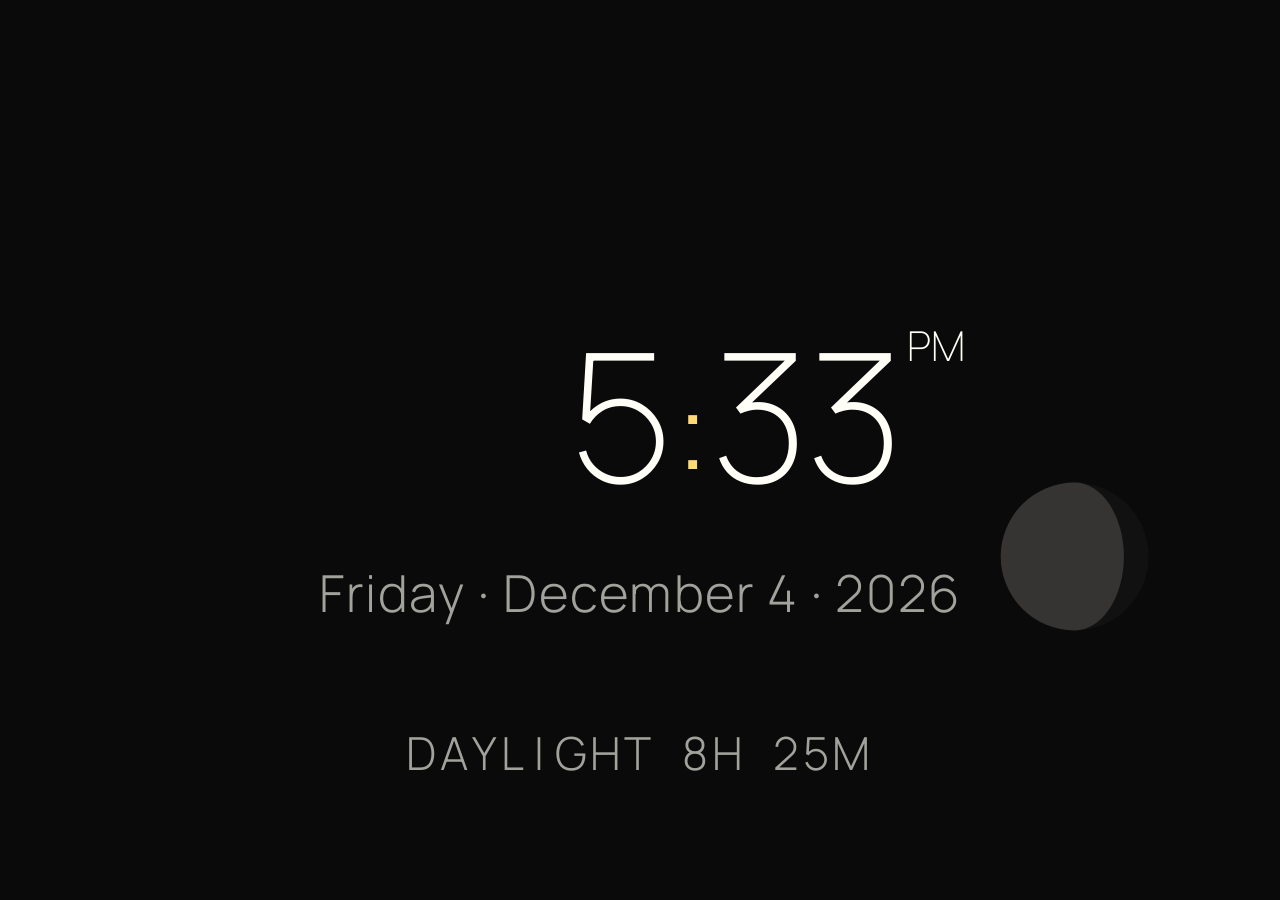
<file: index.html>
<!DOCTYPE html>
<html lang="en">
<head>
  <meta charset="UTF-8">
  <meta name="viewport" content="width=device-width, initial-scale=1, viewport-fit=cover, user-scalable=no">
  <meta name="apple-mobile-web-app-capable" content="yes">
  <meta name="apple-mobile-web-app-status-bar-style" content="black-translucent">
  <meta name="theme-color" content="#0a0a0a">
  <link rel="preconnect" href="https://fonts.googleapis.com">
  <link rel="preconnect" href="https://fonts.gstatic.com" crossorigin>
  <link rel="stylesheet" href="https://fonts.googleapis.com/css2?family=Manrope:wght@200;300&display=swap">
  <link rel="stylesheet" href="https://fonts.googleapis.com/css2?family=JetBrains+Mono:wght@300&display=swap">
  <link rel="manifest" href="manifest.json">
  <link rel="stylesheet" href="style.css">
  <link rel="icon" href="data:,">
  <title>Solari</title>
</head>
<body>
  <main id="display">
    <div id="stage">
      <svg id="moon-disc" viewBox="0 0 100 100" xmlns="http://www.w3.org/2000/svg" aria-hidden="true">
        <circle cx="50" cy="50" r="48" fill="var(--type-primary)" opacity="0.18"/>
      </svg>
      <div id="time">
        <span class="hours">2</span><span class="colon">:</span><span class="minutes">32</span><span class="ampm">PM</span>
      </div>
      <div id="date">
        <span class="glyph"></span><span class="text">Wednesday &middot; April 27</span>
      </div>
      <div id="slot" class="slot"></div>
    </div>
    <div id="refresher-overlay"></div>
  </main>
  <script src="lib/perlin.js"></script>
  <script src="lib/suncalc.js"></script>
  <script src="app.js"></script>
</body>
</html>
</file>
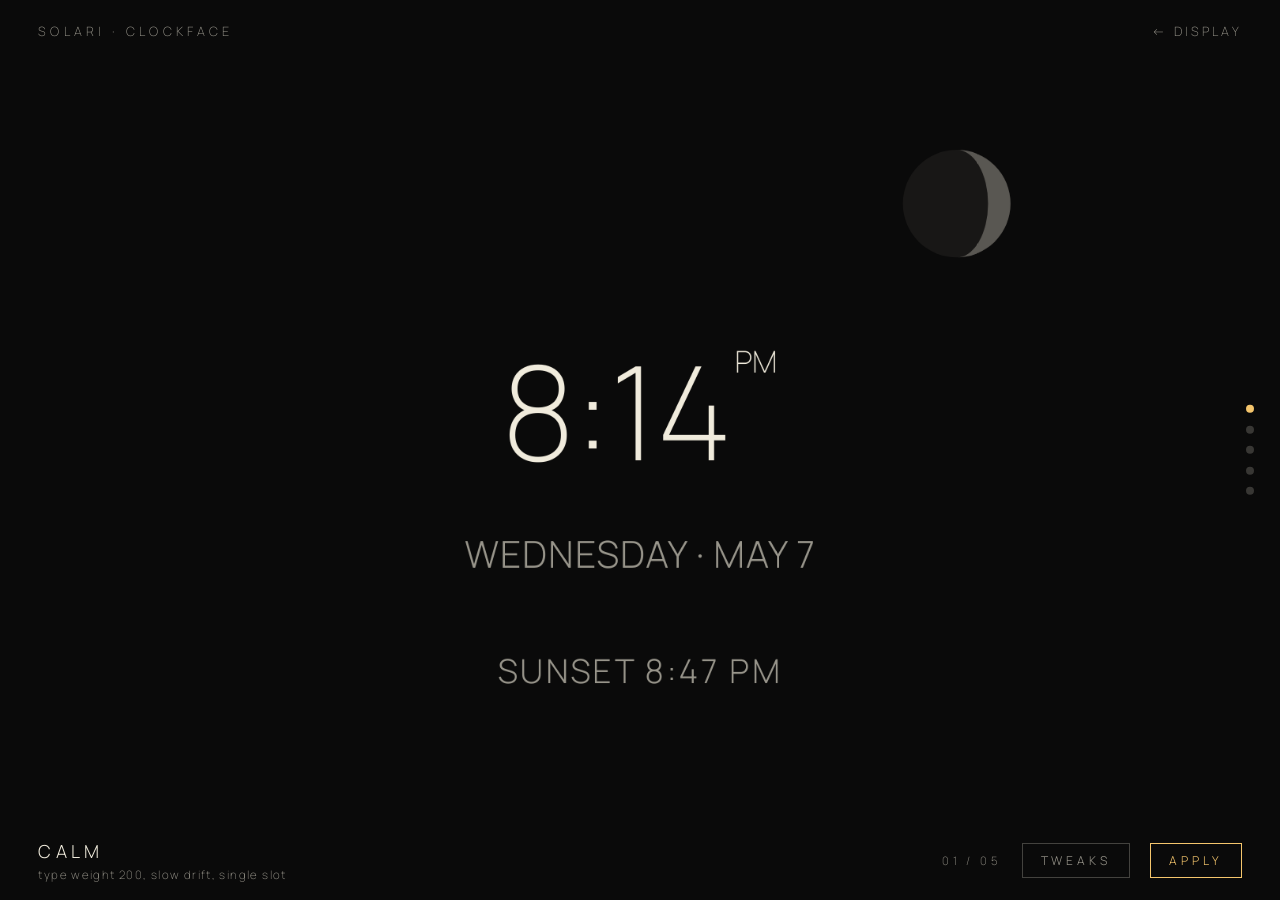
<file: clockface.html>
<!DOCTYPE html>
<html lang="en">
<head>
  <meta charset="UTF-8">
  <meta name="viewport" content="width=device-width, initial-scale=1, viewport-fit=cover, user-scalable=no">
  <meta name="theme-color" content="#0a0a0a">
  <link rel="preconnect" href="https://fonts.googleapis.com">
  <link rel="preconnect" href="https://fonts.gstatic.com" crossorigin>
  <link rel="stylesheet" href="https://fonts.googleapis.com/css2?family=Manrope:wght@200;300&display=swap">
  <link rel="stylesheet" href="https://fonts.googleapis.com/css2?family=JetBrains+Mono:wght@300&display=swap">
  <link rel="stylesheet" href="style.css">
  <link rel="icon" href="data:,">
  <title>Solari -- Clockface</title>
  <style>
    /* Picker chrome uses vw/vh for fluid OS-level sizing. Stage previews
       inside each face card are pixel-fixed, scaled by their own transform. */
    body { background: var(--bg); color: var(--type-primary); }

    #picker {
      position: fixed; inset: 0;
      overflow-y: scroll;
      scroll-snap-type: y mandatory;
      scroll-snap-stop: always;
      -webkit-overflow-scrolling: touch;
    }

    .face-section {
      height: 100vh; width: 100vw;
      position: relative;
      scroll-snap-align: start;
      display: flex;
      align-items: center;
      justify-content: center;
    }

    /* Per-card preview stage: scaled-down 1180x820 box. */
    .preview-stage {
      position: relative;
      width: 1180px;
      height: 820px;
      transform-origin: center center;
      will-change: transform;
    }

    /* Calm preview elements mirror the main display layout, simplified.
       Drift offsets use the same CSS vars as the main display. */
    .pv-time {
      position: absolute;
      left: 50%; top: 44%;
      transform: translate(-50%, -50%) translate(var(--time-dx, 0px), var(--time-dy, 0px));
      font-size: 165px; line-height: 1;
      color: var(--type-primary);
      text-align: center;
    }
    .pv-date {
      position: absolute;
      left: 50%; top: 66%;
      transform: translate(-50%, -50%) translate(var(--date-dx, 0px), var(--date-dy, 0px));
      font-size: 47px;
      color: var(--type-secondary);
      letter-spacing: 0.04em;
      font-weight: 300;
      white-space: nowrap;
      text-transform: uppercase;
    }
    .pv-slot {
      position: absolute;
      left: 50%; top: 84%;
      transform: translate(-50%, -50%) translate(var(--slot-dx, 0px), var(--slot-dy, 0px));
      font-size: 42px;
      color: var(--type-secondary);
      letter-spacing: 0.08em;
      text-transform: uppercase;
      white-space: nowrap;
      font-weight: 300;
    }
    .pv-moon {
      position: absolute;
      left: 84%; top: 12%;
      transform: translate(-50%, -50%) translate(var(--moon-dx, 0px), var(--moon-dy, 0px));
      width: 142px; height: 142px;
    }

    /* Placeholder card content for non-Calm faces (Phase 16) */
    .placeholder {
      position: absolute; inset: 0;
      display: flex;
      flex-direction: column;
      align-items: center;
      justify-content: center;
    }
    .placeholder-name {
      font-size: 96px; font-weight: 200;
      color: rgba(240, 235, 220, 0.35);
      letter-spacing: 0.06em;
      text-transform: uppercase;
    }
    .placeholder-meta {
      margin-top: 24px;
      font-size: 12px;
      letter-spacing: 0.32em;
      color: rgba(240, 235, 220, 0.4);
      font-weight: 300;
      text-transform: uppercase;
    }

    /* Top bar */
    .topbar {
      position: fixed; top: 0; left: 0; right: 0;
      padding: 2.4vh 3vw;
      display: flex; justify-content: space-between; align-items: center;
      font-size: 1vw; letter-spacing: 0.32em;
      text-transform: uppercase;
      color: var(--type-secondary);
      pointer-events: none;
      z-index: 5;
    }
    .topbar a {
      color: var(--type-secondary);
      text-decoration: none;
      pointer-events: auto;
      letter-spacing: 0.24em;
    }

    /* Right-edge dot navigation */
    .dots {
      position: fixed; right: 2vw; top: 50%;
      transform: translateY(-50%);
      display: flex; flex-direction: column; gap: 1.4vh;
      z-index: 5;
    }
    .dot {
      width: 8px; height: 8px;
      border-radius: 50%;
      background: rgba(240, 235, 220, 0.2);
      border: none; padding: 0; cursor: pointer;
      transition: background 0.4s ease;
    }
    .dot.active { background: var(--type-accent); }

    /* Bottom toolbar */
    .toolbar {
      position: fixed; bottom: 0; left: 0; right: 0;
      padding: 2vh 3vw;
      display: flex; justify-content: space-between; align-items: center;
      z-index: 5;
    }
    .toolbar-left { display: flex; flex-direction: column; gap: 0.4vh; }
    .toolbar-name {
      font-size: 1.4vw;
      letter-spacing: 0.24em;
      text-transform: uppercase;
      color: var(--type-primary);
      font-weight: 300;
    }
    .toolbar-blurb {
      font-size: 0.9vw;
      color: var(--type-secondary);
      letter-spacing: 0.12em;
    }
    .toolbar-right { display: flex; align-items: center; gap: 1.6vw; }
    .toolbar-index {
      font-size: 0.9vw;
      color: var(--type-secondary);
      letter-spacing: 0.32em;
    }
    .btn {
      font-family: inherit;
      font-weight: 300;
      font-size: 0.95vw;
      letter-spacing: 0.32em;
      text-transform: uppercase;
      padding: 0.9vh 1.4vw;
      background: transparent;
      border: 1px solid rgba(240, 235, 220, 0.25);
      color: var(--type-secondary);
      cursor: pointer;
      transition: border-color 0.3s ease, color 0.3s ease;
    }
    .btn:hover:not(:disabled) { border-color: var(--type-accent); color: var(--type-accent); }
    .btn:disabled { opacity: 0.3; cursor: not-allowed; }
    .btn-apply { color: var(--type-accent); border-color: var(--type-accent); }
    .btn-apply:hover:not(:disabled) { background: rgba(244, 197, 108, 0.08); }

    /* Tweaks panel */
    .tweaks {
      position: fixed;
      right: 3vw; bottom: 9vh;
      width: 320px;
      background: rgba(20, 20, 22, 0.94);
      border: 1px solid rgba(240, 235, 220, 0.12);
      padding: 16px 20px;
      z-index: 6;
      display: none;
    }
    .tweaks.open { display: block; }
    .tweaks h3 {
      font-size: 10px;
      letter-spacing: 0.32em;
      text-transform: uppercase;
      font-weight: 300;
      color: var(--type-secondary);
      margin-bottom: 8px;
    }
    .tweaks-row { margin-bottom: 18px; }
    .tweaks-row:last-child { margin-bottom: 0; }
    .swatches { display: flex; gap: 10px; }
    .swatch {
      width: 32px; height: 32px;
      border-radius: 50%;
      border: 2px solid transparent;
      cursor: pointer;
      padding: 0;
      transition: border-color 0.2s ease, transform 0.2s ease;
    }
    .swatch.active { border-color: var(--type-primary); transform: scale(1.1); }
    .seg {
      display: flex;
      border: 1px solid rgba(240, 235, 220, 0.15);
    }
    .seg-btn {
      flex: 1;
      font-family: inherit;
      font-size: 11px;
      letter-spacing: 0.16em;
      text-transform: uppercase;
      font-weight: 300;
      padding: 8px 4px;
      background: transparent;
      color: var(--type-secondary);
      border: none;
      cursor: pointer;
      transition: background 0.2s ease, color 0.2s ease;
    }
    .seg-btn:not(:last-child) { border-right: 1px solid rgba(240, 235, 220, 0.15); }
    .seg-btn.active { background: rgba(244, 197, 108, 0.12); color: var(--type-accent); }

    /* Phase 18: Departures bezel-opacity slider. Narrow, low-contrast control
       matching the picker chrome; rendered only when Departures is active. */
    .slider {
      -webkit-appearance: none;
      appearance: none;
      width: 100%;
      height: 4px;
      background: rgba(240, 235, 220, 0.15);
      outline: none;
      border-radius: 2px;
    }
    .slider::-webkit-slider-thumb {
      -webkit-appearance: none;
      appearance: none;
      width: 14px; height: 14px;
      border-radius: 50%;
      background: var(--type-accent);
      cursor: pointer;
    }
    .slider::-moz-range-thumb {
      width: 14px; height: 14px;
      border-radius: 50%;
      background: var(--type-accent);
      border: none;
      cursor: pointer;
    }
    .slider-value {
      display: inline-block;
      margin-left: 10px;
      font-size: 11px;
      letter-spacing: 0.18em;
      color: var(--type-secondary);
      min-width: 36px;
    }

    /* Toast */
    .toast {
      position: fixed;
      top: 50%; left: 50%;
      transform: translate(-50%, -50%);
      padding: 1.6vh 3vw;
      background: rgba(20, 20, 22, 0.94);
      border: 1px solid var(--type-accent);
      color: var(--type-accent);
      font-size: 1.2vw;
      letter-spacing: 0.32em;
      text-transform: uppercase;
      opacity: 0;
      pointer-events: none;
      transition: opacity 0.3s ease;
      z-index: 10;
    }
    .toast.show { opacity: 1; }
  </style>
</head>
<body>
  <div id="picker"></div>
  <div class="topbar">
    <span>SOLARI &middot; CLOCKFACE</span>
    <a href="index.html">&larr; DISPLAY</a>
  </div>
  <div class="dots" id="dots"></div>
  <div class="toolbar">
    <div class="toolbar-left">
      <div class="toolbar-name" id="toolbar-name">CALM</div>
      <div class="toolbar-blurb" id="toolbar-blurb">type weight 200, slow drift, single slot</div>
    </div>
    <div class="toolbar-right">
      <span class="toolbar-index" id="toolbar-index">01 / 05</span>
      <button class="btn" id="btn-tweaks">TWEAKS</button>
      <button class="btn btn-apply" id="btn-apply">APPLY</button>
    </div>
  </div>
  <div class="tweaks" id="tweaks">
    <div class="tweaks-row">
      <h3>Drift</h3>
      <div class="seg" id="seg-drift">
        <button class="seg-btn" data-val="off">Off</button>
        <button class="seg-btn" data-val="subtle">Subtle</button>
        <button class="seg-btn" data-val="normal">Normal</button>
        <button class="seg-btn" data-val="restless">Restless</button>
      </div>
    </div>
    <div class="tweaks-row">
      <h3>Accent</h3>
      <div class="swatches" id="swatches"></div>
    </div>
    <div class="tweaks-row" id="row-mech-format" hidden>
      <h3>Mechanical Time Format</h3>
      <div class="seg" id="seg-mech-format">
        <button class="seg-btn" data-val="24h">24h</button>
        <button class="seg-btn" data-val="12h">12h</button>
      </div>
    </div>
    <div class="tweaks-row" id="row-dep-bezel" hidden>
      <h3>Bezel Opacity</h3>
      <input class="slider" id="dep-bezel-opacity" type="range" min="0" max="0.4" step="0.02" value="0.22">
      <span class="slider-value" id="dep-bezel-opacity-val">0.22</span>
    </div>
    <div class="tweaks-row" id="row-hz-format" hidden>
      <h3>Horizon Time Format</h3>
      <div class="seg" id="seg-hz-format">
        <button class="seg-btn" data-val="24h">24h</button>
        <button class="seg-btn" data-val="12h">12h</button>
      </div>
    </div>
  </div>
  <div class="toast" id="toast">CALM APPLIED</div>
  <script src="lib/perlin.js"></script>
  <script>window.SOLARI_PICKER = true;</script>
  <script src="app.js"></script>
  <script src="clockface.js"></script>
</body>
</html>
</file>
<file: style.css>
/* Solari -- ambient display stylesheet */

@property --type-primary {
  syntax: '<color>';
  inherits: true;
  initial-value: #F0EBDC;
}

@property --type-secondary {
  syntax: '<color>';
  inherits: true;
  initial-value: rgba(240, 235, 220, 0.62);
}

@property --type-tertiary {
  syntax: '<color>';
  inherits: true;
  initial-value: rgba(240, 235, 220, 0.42);
}

@property --type-accent {
  syntax: '<color>';
  inherits: true;
  initial-value: #F4C56C;
}

:root {
  /* SDD 17.1 colors */
  --bg: #0a0a0a;
  --type-primary: #F0EBDC;
  --type-secondary: rgba(240, 235, 220, 0.62);
  --type-tertiary: rgba(240, 235, 220, 0.42);
  --type-accent: #F4C56C;
  --lum-mod: 1;

  /* Phase 16: stage primitive (fixed 1180x820, scaled by transform) */
  --stage-w: 1180;
  --stage-h: 820;
  --stage-scale: 1;

  /* Position vars (SDD 17). Percentages resolve against #stage in Phase 16. */
  --time-x: 50%;  --time-y: 44%;
  --moon-x: 84%;  --moon-y: 12%;
  --date-x: 50%;  --date-y: 66%;
  --slot-x: 50%; --slot-y: 84%;

  /* Drift offsets -- updated every frame by DriftEngine */
  --time-dx: 0px;  --time-dy: 0px;
  --moon-dx: 0px;  --moon-dy: 0px;
  --date-dx: 0px;  --date-dy: 0px;
  --slot-dx: 0px; --slot-dy: 0px;

  /* Phase 16: reserved drift channels for Phases 17-20 (declared, unused) */
  --sun-dx: 0px;          --sun-dy: 0px;
  --horizon-dx: 0px;      --horizon-dy: 0px;
  --departureRow-dx: 0px; --departureRow-dy: 0px;
  --tickRail-dx: 0px;     --tickRail-dy: 0px;

  /* Phase 18: per-row drift offsets (set by DriftEngine when Departures active) */
  --departureRow0-dx: 0px; --departureRow0-dy: 0px;
  --departureRow1-dx: 0px; --departureRow1-dy: 0px;
  --departureRow2-dx: 0px; --departureRow2-dy: 0px;
  --departureRow3-dx: 0px; --departureRow3-dy: 0px;
  --departureRow4-dx: 0px; --departureRow4-dy: 0px;

  /* Phase 18: bezel accent (frozen at boot from accent palette) +
     bezel opacity tweak (range 0.0 to 0.4, default 0.22). */
  --bezel-accent: 244, 197, 108;
  --flap-bezel-opacity: 0.22;

  /* Phase 18: macro-shift y-delta for the upper band (set by MacroShifter). */
  --dep-upper-shift-y: 0px;

  /* Phase 18: shared 1 px chrome rule colour used by Departures header/footer
     dividers. Calm and Mechanical inline-equivalent values exist elsewhere. */
  --rule: rgba(240, 235, 220, 0.10);
}

/* Reset */
*, *::before, *::after { margin: 0; padding: 0; box-sizing: border-box; }

html, body {
  overflow: hidden;
  background: var(--bg);
  font-family: 'Manrope', sans-serif;
  font-weight: 200;
  -webkit-font-smoothing: antialiased;
  -webkit-user-select: none;
  -webkit-touch-callout: none;
  -webkit-tap-highlight-color: transparent;
}

/* Phase 5: SkyColorModule drives slow color drift via 60s transitions.
   Scoped to #display so the picker page (clockface.html, no #display element)
   does not inherit the lag when the user clicks an accent swatch. */
#display {
  position: relative; width: 100vw; height: 100vh; overflow: hidden;
  transition: --type-primary 60s linear, --type-secondary 60s linear, --type-tertiary 60s linear, --type-accent 60s linear;
}

/* Phase 16: stage primitive. Fixed 1180x820 box, centred and scaled. */
#stage {
  position: absolute;
  width: calc(var(--stage-w) * 1px);
  height: calc(var(--stage-h) * 1px);
  left: 50%;
  top: 50%;
  transform: translate(-50%, -50%) scale(var(--stage-scale));
  transform-origin: center center;
}

/* Typography sizing. Phase 16: fixed pixels in stage coordinates so the CSS
   transform scales them uniformly. Values match shipped V0 (14vw at 1180px =
   165px; 11.5vw = 135.7px; 3.2vw = 37.76px; 4vw = 47px; 3.6vw = 42px). */
#time       { font-size: 165px; }
#time .colon { font-size: 136px; color: var(--type-accent); }
#time .ampm  { font-size: 38px; }
#date       { font-size: 47px; }

/* Positioning -- all absolute, CSS var indirection. Percentages resolve
   against #stage (Phase 16) instead of the viewport. */
#time {
  position: absolute; text-align: center;
  left: var(--time-x); top: var(--time-y);
  transform: translate(-50%, -50%) translate(var(--time-dx), var(--time-dy));
  color: var(--type-primary);
  line-height: 1;
  transition: left 60s ease-in-out, top 60s ease-in-out;
}

#time .ampm { vertical-align: top; margin-left: 0.1em; }

#date {
  position: absolute; text-align: center;
  left: var(--date-x); top: var(--date-y);
  transform: translate(-50%, -50%) translate(var(--date-dx), var(--date-dy));
  color: var(--type-secondary);
  letter-spacing: 0.04em;
  font-weight: 300;
  white-space: nowrap;
}

#moon-disc {
  position: absolute; text-align: center;
  left: var(--moon-x); top: var(--moon-y);
  transform: translate(-50%, -50%) translate(var(--moon-dx), var(--moon-dy));
  width: 142px; height: 142px;
  transition: left 60s ease-in-out, top 60s ease-in-out;
}

/* Phase 24: first-boot Calm pulse. Runs once per install (gated by
   solari.firstBoot.calmPulseShown). The class adds an opacity transition;
   CalmFace._runPulse flips opacity to 0.55 then back to 1.0 over 1600 ms. */
#moon-disc.is-first-pulse {
  transition: opacity 800ms cubic-bezier(0.4, 0, 0.2, 1),
              left 60s ease-in-out, top 60s ease-in-out;
}

#slot {
  position: absolute; text-align: center;
  left: var(--slot-x); top: var(--slot-y);
  transform: translate(-50%, -50%) translate(var(--slot-dx), var(--slot-dy));
}

.slot {
  font-size: 42px;
  color: var(--type-secondary);
  letter-spacing: 0.08em;
  text-transform: uppercase;
  white-space: nowrap;
  font-weight: 300;
}

#time, #date, .slot {
  filter: brightness(var(--lum-mod));
}

.char {
  display: inline-block;
  min-width: 0.6em;
  text-align: center;
  transition: color 0.15s ease-out;
}

.char--flash {
  color: var(--type-accent);
  transition: color 0.2s ease-out;
}

.version-overlay {
  position: fixed;
  bottom: 3vh;
  left: 50%;
  transform: translateX(-50%);
  font-size: 0.9vw;
  font-weight: 200;
  color: var(--type-secondary);
  pointer-events: none;
  opacity: 0;
  transition: opacity 1s ease;
  z-index: 50;
}

/* Phase 22: chip is interactive only while visible (post-tap on moon disc
   or while the error-log viewer is open). Keeps the chip from intercepting
   touches on faces behind it when its opacity is 0. */
.version-overlay.is-visible,
.version-overlay.is-expanded {
  pointer-events: auto;
}

/* Phase 22: expanded state houses the error-log viewer. */
.version-overlay.is-expanded {
  bottom: 6vh;
  width: 64vw;
  max-height: 70vh;
  overflow-y: auto;
  -webkit-overflow-scrolling: touch;
  text-align: left;
  font-size: 0.8vw;
  background: rgba(10, 10, 10, 0.92);
  padding: 1.4vh 1.6vw;
  border: 1px solid rgba(255, 255, 255, 0.06);
}

.errorlog-empty {
  color: var(--type-tertiary);
  font-style: italic;
  text-align: center;
  padding: 1vh 0;
}

.errorlog-row {
  padding: 0.8vh 0;
  border-top: 1px solid rgba(255, 255, 255, 0.04);
}
.errorlog-row:first-child { border-top: 0; }

.errorlog-head {
  color: var(--type-tertiary);
  font-size: 0.7vw;
  letter-spacing: 0.04em;
}
.errorlog-msg {
  color: var(--type-primary);
  padding-top: 0.2vh;
}
.errorlog-loc,
.errorlog-stack {
  color: var(--type-tertiary);
  font-family: 'JetBrains Mono', monospace;
  font-size: 0.65vw;
  padding-top: 0.2vh;
  word-break: break-all;
}

#refresher-overlay {
  position: fixed; inset: 0;
  background: #404040; opacity: 0;
  pointer-events: none; z-index: 100;
  transition: opacity 3s linear;
}

/* ---------------------------------------------------------------- */
/* Phase 17: Mechanical face                                         */
/* ---------------------------------------------------------------- */

#mech-stage {
  position: absolute; inset: 0;
}

/* All Mechanical typography is JetBrains Mono 300, tabular figures. */
#mech-time, #mech-date, .mech-label, .mech-value {
  font-family: 'JetBrains Mono', 'SF Mono', 'Menlo', monospace;
  font-weight: 300;
  font-variant-numeric: tabular-nums;
}

/* Headline numerals. Anchored at 50% / 44% by JS macro shifts; drift
   through --time-dx / --time-dy. */
#mech-time {
  position: absolute;
  left: 50%; top: 39%;
  transform: translate(-50%, -50%) translate(var(--time-dx, 0px), var(--time-dy, 0px));
  font-size: 236px;
  line-height: 1;
  letter-spacing: -0.015em;
  color: var(--type-primary);
  white-space: nowrap;
  transition: left 60s ease-in-out, top 60s ease-in-out;
  filter: brightness(var(--lum-mod));
}

#mech-time .mech-colon {
  color: var(--type-accent);
  opacity: 0.88;
  margin: 0 0.04em;
}

#mech-time .mech-ampm {
  font-size: 56px;
  color: var(--type-secondary);
  margin-left: 0.18em;
  vertical-align: top;
  letter-spacing: 0.04em;
  text-transform: uppercase;
}

#mech-time .mech-ampm[hidden] { display: none; }

/* Date strip. */
#mech-date {
  position: absolute;
  left: 50%; top: 25.6%;            /* y=210 / 820 */
  transform: translate(-50%, -50%) translate(var(--date-dx, 0px), var(--date-dy, 0px));
  font-size: 18px;
  letter-spacing: 0.34em;
  text-transform: uppercase;
  color: var(--type-tertiary);
  white-space: nowrap;
  filter: brightness(var(--lum-mod));
}

/* Minute-arc hairline. SVG is 1180 wide so it spans the stage; the
   visible portion is x=80..1100 (1020px wide) at y=4 inside the 8px
   viewBox. The SVG container is positioned at stage y=261 (height=8)
   so the centred line sits on y=265 of the stage. */
#mech-arc {
  position: absolute;
  left: 0;
  top: 261px;
  width: 1180px;
  height: 8px;
  transform: translate(var(--tickRail-dx, 0px), var(--tickRail-dy, 0px));
  pointer-events: none;
}

.mech-arc-track {
  stroke: var(--type-accent);
  stroke-opacity: 0.08;
  stroke-width: 1;
}

.mech-arc-grown {
  stroke: var(--type-accent);
  stroke-opacity: 0.35;
  stroke-width: 1;
}

.mech-arc-fading {
  transition: stroke-opacity 600ms linear;
}

/* Five-column complications grid. Fixed bounds 80..1100 (1020px wide). */
#mech-grid {
  position: absolute;
  left: 80px;
  top: 580px;
  width: 1020px;
  height: 120px;
  display: grid;
  grid-template-columns: repeat(5, minmax(180px, 1fr));
  column-gap: 0;
  /* Hairline divider above the grid (drawn on the top edge). */
  border-top: 1px solid rgba(240, 235, 220, 0.12);
  transform: translate(var(--slot-dx, 0px), var(--slot-dy, 0px));
}

.mech-cell {
  position: relative;
  padding: 18px 18px 0 18px;
  /* Vertical separators between columns (none on the rightmost). */
  border-right: 1px solid rgba(240, 235, 220, 0.12);
  /* Phase 17.1: clip safety net for content wider than the 204px column.
     Data layer (TEMP abbreviations, SUN 12h AM/PM drop) keeps values inside
     the box; this overflow guard prevents visual collision into adjacent
     cells if a future condition string slips through. */
  overflow: hidden;
}
.mech-cell:last-child { border-right: none; }

.mech-cell-inner {
  display: flex;
  flex-direction: column;
  gap: 10px;
  transition: opacity 300ms ease-in-out;
  filter: brightness(var(--lum-mod));
}
.mech-cell-inner.is-fading { opacity: 0; }

.mech-label {
  font-size: 11px;
  letter-spacing: 0.28em;
  text-transform: uppercase;
  color: var(--type-tertiary);
}

.mech-value {
  font-size: 22px;
  color: var(--type-primary);
  white-space: nowrap;
}

/* Token colours used inside .mech-value innerHTML. */
.mech-tok-primary   { color: var(--type-primary); }
.mech-tok-secondary { color: var(--type-secondary); }
.mech-tok-tertiary  { color: var(--type-tertiary); }
.mech-tok-accent    { color: var(--type-accent); opacity: 0.55; }

.mech-tok-ampm {
  font-size: 16px;
  letter-spacing: 0.04em;
  text-transform: uppercase;
  color: var(--type-tertiary);
}

/* ---------------------------------------------------------------- */
/* Phase 18: Departures face                                         */
/* ---------------------------------------------------------------- */

#dep-stage {
  position: absolute;
  inset: 0;
  font-family: 'JetBrains Mono', 'SF Mono', 'Menlo', monospace;
  color: var(--type-primary);
  font-weight: 300;
}

/* Upper-band group: header strip + flap-pair time + status block. The
   60s ease-in-out transition matches the Calm/Mechanical macro-shift cadence. */
#dep-upper {
  position: absolute;
  left: 0; right: 0; top: 0;
  height: 260px;
  transform: translate(0, var(--dep-upper-shift-y, 0px));
  transition: transform 60s ease-in-out;
}

#dep-header {
  position: absolute;
  top: 60px;
  left: 80px;
  right: 80px;
  display: flex;
  justify-content: space-between;
  font-size: 12px;
  letter-spacing: 0.34em;
  color: var(--type-tertiary);
  text-transform: uppercase;
  border-bottom: 1px solid var(--rule);
  padding-bottom: 14px;
  transform: translate(var(--date-dx, 0px), var(--date-dy, 0px));
  filter: brightness(var(--lum-mod, 1));
  white-space: nowrap;
}

#dep-time {
  position: absolute;
  top: 140px;
  left: 80px;
  display: inline-flex;
  align-items: baseline;
  gap: 10px;
  transform: translate(var(--time-dx, 0px), var(--time-dy, 0px));
  filter: brightness(var(--lum-mod, 1));
  line-height: 1;
}

/* Flap-pair bezel: 1 px gold border at the live --flap-bezel-opacity alpha.
   Transparent centre; structural chrome only, never repainted by Sky/Observance. */
.dep-flap-group {
  display: inline-block;
  padding: 4px 14px 2px;
  border-radius: 5px;
  border: 1px solid rgba(var(--bezel-accent, 244, 197, 108), var(--flap-bezel-opacity, 0.22));
  color: var(--type-accent);
  font-variant-numeric: tabular-nums;
  font-size: 96px;
  line-height: 1;
}

.dep-flap-char {
  display: inline-block;
  width: 0.62em;
  text-align: center;
}

.dep-colon {
  font-size: 80px;
  color: var(--type-accent);
  opacity: 0.85;
  margin: 0 6px;
}

#dep-status {
  position: absolute;
  top: 140px;
  right: 80px;
  width: 360px;
  font-size: 13px;
  letter-spacing: 0.30em;
  text-transform: uppercase;
  line-height: 1.7;
  text-align: right;
  color: var(--type-tertiary);
  transform: translate(var(--date-dx, 0px), var(--date-dy, 0px));
  filter: brightness(var(--lum-mod, 1));
}

#dep-status .dep-status-weather { color: var(--type-secondary); }

#dep-board-header {
  position: absolute;
  top: 300px;
  left: 80px;
  right: 80px;
  display: grid;
  grid-template-columns: 110px 110px 1fr 200px;
  column-gap: 24px;
  font-size: 11px;
  letter-spacing: 0.30em;
  text-transform: uppercase;
  color: var(--type-tertiary);
  border-bottom: 1px solid var(--rule);
  padding-bottom: 10px;
  transform: translate(var(--tickRail-dx, 0px), var(--tickRail-dy, 0px));
}

#dep-board-header > :nth-child(4) { text-align: right; }

#dep-board {
  position: absolute;
  top: 340px;
  left: 80px;
  right: 80px;
  display: flex;
  flex-direction: column;
  gap: 18px;
}

.dep-row {
  display: grid;
  grid-template-columns: 110px 110px 1fr 200px;
  column-gap: 24px;
  align-items: baseline;
  color: var(--type-secondary);
  filter: brightness(var(--lum-mod, 1));
  transition: opacity 480ms ease-in-out;
}

.dep-row[data-row="0"] { transform: translate(var(--departureRow0-dx, 0px), var(--departureRow0-dy, 0px)); }
.dep-row[data-row="1"] { transform: translate(var(--departureRow1-dx, 0px), var(--departureRow1-dy, 0px)); }
.dep-row[data-row="2"] { transform: translate(var(--departureRow2-dx, 0px), var(--departureRow2-dy, 0px)); }
.dep-row[data-row="3"] { transform: translate(var(--departureRow3-dx, 0px), var(--departureRow3-dy, 0px)); }
.dep-row[data-row="4"] { transform: translate(var(--departureRow4-dx, 0px), var(--departureRow4-dy, 0px)); }

.dep-row.is-past { opacity: 0.55; }
.dep-row.is-imminent .dep-status-cell { color: var(--type-accent); }
.dep-row.is-imminent .dep-time-cell { color: var(--type-accent); }

.dep-time-cell {
  font-size: 22px;
  font-variant-numeric: tabular-nums;
  color: var(--type-primary);
}

.dep-event-cell {
  font-size: 12px;
  letter-spacing: 0.28em;
  text-transform: uppercase;
  color: var(--type-tertiary);
}

.dep-detail-cell {
  font-size: 18px;
  letter-spacing: 0.10em;
  text-transform: uppercase;
  color: var(--type-secondary);
  white-space: nowrap;
  overflow: hidden;
  text-overflow: ellipsis;
}

.dep-detail-accent { color: var(--type-accent); }

.dep-status-cell {
  font-size: 14px;
  letter-spacing: 0.22em;
  text-transform: uppercase;
  text-align: right;
  color: var(--type-secondary);
}

.dep-row.is-past .dep-status-cell { color: var(--type-tertiary); }

#dep-footer {
  position: absolute;
  bottom: 60px;
  left: 80px;
  right: 80px;
  display: flex;
  justify-content: space-between;
  font-size: 11px;
  letter-spacing: 0.32em;
  text-transform: uppercase;
  color: var(--type-tertiary);
  transform: translate(var(--tickRail-dx, 0px), var(--tickRail-dy, 0px));
  filter: brightness(var(--lum-mod, 1));
  white-space: nowrap;
}

/* ---------------------------------------------------------------- */
/* Phase 19: Editorial face                                          */
/* ---------------------------------------------------------------- */

#ed-stage {
  position: absolute; inset: 0;
}

/* Display type: Cormorant Garamond 300 italic. Georgia and Times New Roman
   form the fallback chain while the webfont resolves (display=swap). */
#ed-time,
#ed-time .ed-hours,
#ed-time .ed-colon,
#ed-time .ed-minutes,
#ed-right .ed-weekday,
#ed-right .ed-monthday,
#ed-paragraph,
.ed-foot-value,
#ed-dropline {
  font-family: 'Cormorant Garamond', 'Georgia', 'Times New Roman', serif;
  font-style: italic;
  font-weight: 300;
}

/* System chrome: Manrope 200 normal. Kicker, footer labels, and AM/PM
   suffix stay in the project's existing sans convention. The AM/PM
   suffix is deliberately not italic (chihiro's lock for display vs format). */
#ed-right .ed-kicker,
.ed-foot-label,
.ed-ampm {
  font-family: 'Manrope', system-ui, sans-serif;
  font-style: normal;
  font-weight: 200;
}

/* Time numerals. Top-left anchored; MacroShifter writes left/top in stage
   pixels (Home A: 100,200 / Home B: 560,200). Drift via --time-dx/-dy. */
#ed-time {
  position: absolute;
  left: 100px;
  top: 200px;
  font-size: 360px;
  line-height: 0.9;
  letter-spacing: -0.04em;
  color: var(--type-primary);
  white-space: nowrap;
  filter: brightness(var(--lum-mod));
  transform: translate(var(--time-dx, 0px), var(--time-dy, 0px));
  transition: left 60s ease-in-out, top 60s ease-in-out;
}

#ed-time .ed-colon {
  color: var(--type-accent);
  opacity: 0.88;
}

#ed-time .ed-ampm {
  font-size: 56px;
  letter-spacing: 0.18em;
  color: var(--type-secondary);
  vertical-align: top;
  margin-left: 24px;
  text-transform: uppercase;
}

#ed-time .ed-ampm[hidden] { display: none; }

/* Right-column block: kicker + weekday + month-day. Top-left anchored;
   MacroShifter writes left/top in stage pixels (Home A: 850,220 /
   Home B: 290,220), mirrored with #ed-time. Drift via --date-dx/-dy. */
#ed-right {
  position: absolute;
  left: 850px;
  top: 220px;
  width: 320px;
  filter: brightness(var(--lum-mod));
  transform: translate(var(--date-dx, 0px), var(--date-dy, 0px));
  transition: left 60s ease-in-out, top 60s ease-in-out;
}

.ed-kicker {
  font-size: 14px;
  letter-spacing: 0.32em;
  text-transform: uppercase;
  color: var(--type-tertiary);
  margin-bottom: 14px;
}

.ed-weekday {
  font-size: 64px;
  line-height: 1.0;
  color: var(--type-primary);
  margin-bottom: 14px;
}

.ed-monthday {
  font-size: 52px;
  line-height: 1.0;
  color: var(--type-secondary);
}

/* Paragraph. Anchored at x=560 y=480; drift via --slot-dx/-dy.
   Inner wrapper carries the 1200 ms cross-fade. */
#ed-paragraph {
  position: absolute;
  left: 560px;
  top: 480px;
  width: 540px;
  filter: brightness(var(--lum-mod));
  transform: translate(var(--slot-dx, 0px), var(--slot-dy, 0px));
}

#ed-paragraph-inner {
  font-size: 26px;
  line-height: 1.35;
  color: var(--type-secondary);
  transition: opacity 1200ms ease-in-out;
}

#ed-paragraph-inner.is-fading-out {
  opacity: 0;
}

#ed-paragraph em {
  font-style: italic;        /* defeats user-agent default */
  color: var(--type-primary);
}

/* Observance dropline (light treatments only). 28 px italic above time. */
#ed-dropline {
  position: absolute;
  left: 100px;
  top: 170px;
  font-size: 28px;
  letter-spacing: 0.02em;
  line-height: 1;
  color: var(--type-secondary);
  white-space: nowrap;
  filter: brightness(var(--lum-mod));
}

/* Footer. 4-column grid; 1 px top rule + vertical separators.
   Anchored bottom-left at y=690; drift via --tickRail-dx/-dy. */
#ed-footer {
  position: absolute;
  left: 100px;
  top: 690px;
  width: 980px;
  display: grid;
  grid-template-columns: repeat(4, 1fr);
  border-top: 1px solid var(--rule);
  padding-top: 22px;
  filter: brightness(var(--lum-mod));
  transform: translate(var(--tickRail-dx, 0px), var(--tickRail-dy, 0px));
}

.ed-foot-cell {
  padding: 0 18px;
  border-right: 1px solid var(--rule);
  min-height: 60px;
}

.ed-foot-cell:last-child { border-right: none; }

.ed-foot-label {
  font-size: 12px;
  letter-spacing: 0.22em;
  text-transform: uppercase;
  color: var(--type-tertiary);
  margin-bottom: 6px;
}

.ed-foot-value {
  font-size: 22px;
  color: var(--type-primary);
}

.ed-foot-empty { color: var(--type-tertiary); }

/* Sun arrow glyphs at 55% alpha accent (mirrors Phase 17 SUN cell). */
.ed-foot-glyph { color: var(--type-accent); opacity: 0.55; }

/* ---------------------------------------------------------------- */
/* Phase 20: Horizon face                                            */
/* ---------------------------------------------------------------- */

#hz-stage {
  position: absolute;
  inset: 0;
  width: 100%;
  height: 100%;
}

#hz-header {
  position: absolute;
  left: 80px;
  right: 80px;
  top: 50px;
  display: flex;
  justify-content: space-between;
  font-family: 'JetBrains Mono', 'SF Mono', 'Menlo', monospace;
  font-weight: 300;
  font-size: 12px;
  letter-spacing: 0.32em;
  text-transform: uppercase;
  color: var(--type-tertiary);
  white-space: nowrap;
  filter: brightness(var(--lum-mod));
  transform: translate(var(--date-dx, 0px), var(--date-dy, 0px));
}

/* Full-stage SVG diagram. Layers ride per-channel drift via inner <g>. */
#hz-sky {
  position: absolute;
  left: 0;
  top: 0;
  width: 1180px;
  height: 820px;
  pointer-events: none;
}

/* Diagram interior (horizon line, ticks, arcs, notches, cursor). */
#hz-sky .hz-sky-drift {
  transform: translate(var(--horizon-dx, 0px), var(--horizon-dy, 0px));
  transform-origin: 590px 410px;
}

/* Sun and moon glyphs ride their own per-element drift. */
#hz-sky .hz-sun-glyph {
  transform: translate(var(--sun-dx, 0px), var(--sun-dy, 0px));
}
#hz-sky .hz-moon-glyph {
  transform: translate(var(--moon-dx, 0px), var(--moon-dy, 0px));
}

/* Hour labels strip (5 fixed-x divs). Drift on --date channel. */
#hz-hour-labels {
  position: absolute;
  left: 0;
  right: 0;
  top: 472px;
  height: 18px;
  font-family: 'JetBrains Mono', 'SF Mono', 'Menlo', monospace;
  font-weight: 300;
  font-size: 11px;
  letter-spacing: 0.24em;
  color: var(--type-tertiary);
  filter: brightness(var(--lum-mod));
  transform: translate(var(--date-dx, 0px), var(--date-dy, 0px));
  pointer-events: none;
}

.hz-hour-label {
  position: absolute;
  transform: translateX(-50%);
  white-space: nowrap;
}

/* Arc-terminal labels (sun row at top, moon row 14 px below). Drift on slot. */
#hz-arc-labels {
  position: absolute;
  left: 0;
  right: 0;
  top: 498px;
  height: 32px;
  font-family: 'JetBrains Mono', 'SF Mono', 'Menlo', monospace;
  font-weight: 300;
  font-size: 10px;
  letter-spacing: 0.28em;
  filter: brightness(var(--lum-mod));
  transform: translate(var(--slot-dx, 0px), var(--slot-dy, 0px));
  pointer-events: none;
}

.hz-sr-label, .hz-ss-label {
  position: absolute;
  top: 0;
  transform: translateX(-50%);
  color: rgba(244, 197, 108, 0.60);
  white-space: nowrap;
}

.hz-mr-label, .hz-ms-label {
  position: absolute;
  top: 14px;
  transform: translateX(-50%);
  color: rgba(168, 199, 255, 0.55);
  white-space: nowrap;
}

/* Big-time block. Home A (default): left=140, top=560. MacroShifter writes
   left/top in stage pixels at the 6 h boundary. Cross-fade classes flip
   opacity around the position swap.
   Phase 20.1: single home at left=140 (was 90; the prior value pre-dated a
   measured-width audit of the 220 px Manrope 200 block). The macro-shift
   timer is now skipped for Horizon, so this default is the permanent home. */
#hz-time {
  position: absolute;
  left: 140px;
  top: 560px;
  font-family: 'Manrope', system-ui, sans-serif;
  font-weight: 200;
  font-size: 220px;
  line-height: 1;
  letter-spacing: -0.02em;
  font-variant-numeric: tabular-nums;
  white-space: nowrap;
  color: var(--type-primary);
  filter: brightness(var(--lum-mod));
  transform: translate(var(--time-dx, 0px), var(--time-dy, 0px));
}

#hz-time .hz-colon {
  color: var(--type-accent);
  opacity: 0.55;
  margin: 0 0.02em;
}

#hz-time .hz-ampm {
  display: inline-block;
  font-size: 42px;
  font-weight: 300;
  letter-spacing: 0.18em;
  vertical-align: top;
  margin-left: 18px;
  color: var(--type-secondary);
  text-transform: uppercase;
}

#hz-time .hz-ampm[hidden] { display: none; }

/* Status block. Right-anchored at right=60, top=140. Drift on slot.
   Phase 20.1: relocated from bottom-right to top-right to clear the
   220 px big-time block in the lower band. Pairs with #hz-header
   (top: 50) with a ~74 px gap. */
#hz-status {
  position: absolute;
  right: 60px;
  top: 140px;
  text-align: right;
  font-family: 'JetBrains Mono', 'SF Mono', 'Menlo', monospace;
  font-weight: 300;
  font-size: 13px;
  letter-spacing: 0.28em;
  text-transform: uppercase;
  color: var(--type-tertiary);
  line-height: 2.0;
  white-space: nowrap;
  filter: brightness(var(--lum-mod));
  transform: translate(var(--slot-dx, 0px), var(--slot-dy, 0px));
}

.hz-status-headline.is-day   { color: var(--type-accent); }
.hz-status-headline.is-night { color: var(--type-secondary); }
.hz-status-air               { opacity: 0.7; }

/* Phase 23: per-feed stale-data dimming. Slow fade out (30 s) reads as
   "fading patience"; fast fade in (8 s) reads as "back". The recovery
   class is applied for one 8 s window after the feed refreshes; the JS
   removes both classes once the recovery transition completes. */
[data-feed].is-stale {
  opacity: 0.6;
  transition: opacity 30s linear;
}
[data-feed].is-recovering {
  opacity: 1;
  transition: opacity 8s linear;
}
</file>
